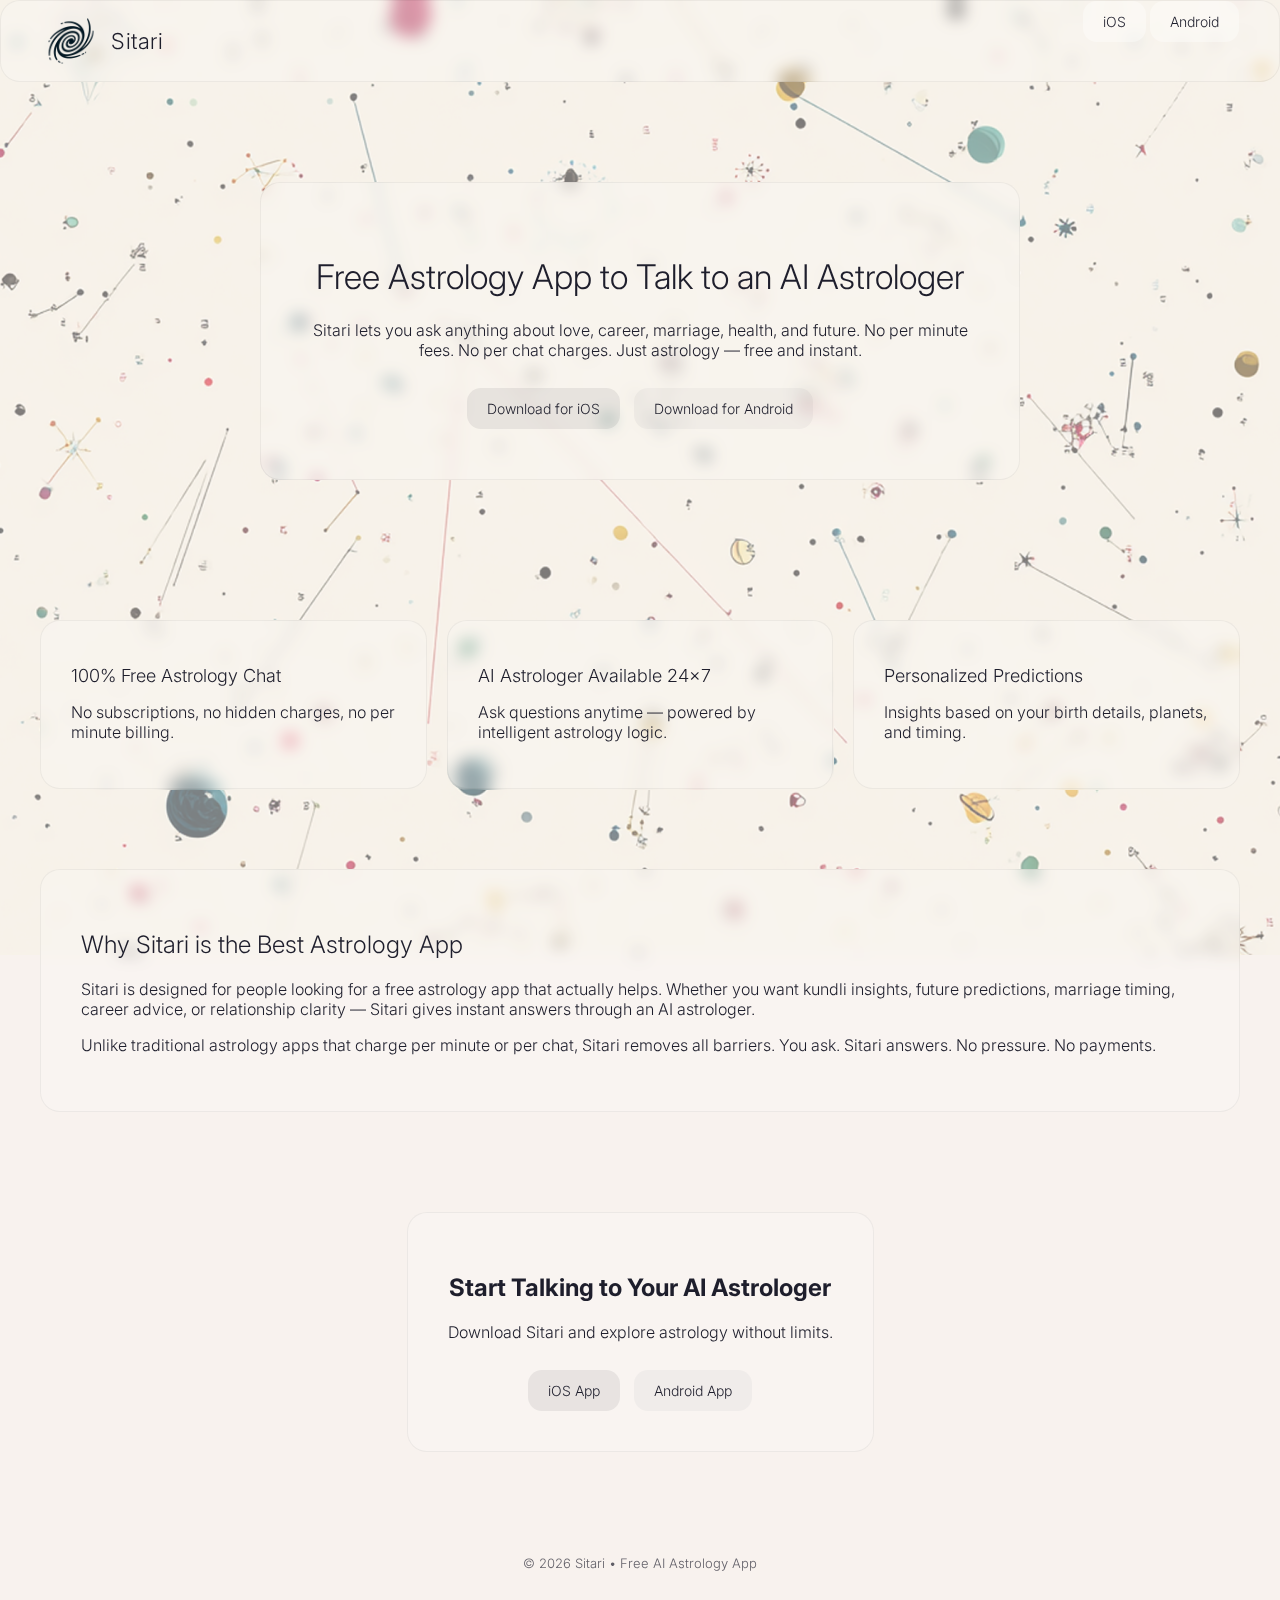
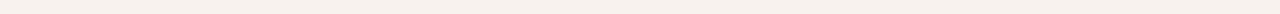
<file: index.html>
<!DOCTYPE html>
<html lang="en">
<head>
  <!-- SEO CORE -->
  <title>Sitari – Free Astrology App | Talk to an AI Astrologer Anytime</title>
  <meta name="description" content="Sitari is a free astrology app where you can talk to an AI astrologer about love, career, marriage, health & future. No per minute or per chat charges.">
  <meta name="keywords" content="astrology app, free astrology chat, ai astrologer, kundli, horoscope, future prediction, vedic astrology app">
  <meta name="author" content="Sitari">
  <meta name="viewport" content="width=device-width, initial-scale=1.0">

  <!-- OPEN GRAPH -->
  <meta property="og:title" content="Sitari – Free AI Astrology Chat App">
  <meta property="og:description" content="Ask anything about your life. Sitari is a 100% free AI astrologer – no per chat or per minute charges.">
  <meta property="og:type" content="website">

  <!-- FONT -->
  <link href="https://fonts.googleapis.com/css2?family=Inter:wght@200;300;400&display=swap" rel="stylesheet">

  <link rel="stylesheet" href="styles.css">
</head>

<body>
<header class="glass nav">
  <div class="logo-wrap">
    <img src="logo.png" alt="Sitari Astrology App Logo" class="logo-img">
    <span class="logo-text">Sitari</span>
  </div>
  <div class="nav-actions">
    <a class="btn glass-btn" href="#">iOS</a>
    <a class="btn glass-btn" href="#">Android</a>
  </div>
</header>

<main>
  <!-- HERO -->
  <section class="hero">
    <div class="hero-glass glass">
      <h1>Free Astrology App to Talk to an AI Astrologer</h1>
      <p>
        Sitari lets you ask anything about love, career, marriage, health, and future.
        No per minute fees. No per chat charges. Just astrology — free and instant.
      </p>

      <div class="download-buttons">
        <a class="btn primary-btn" href="#">Download for iOS</a>
        <a class="btn secondary-btn" href="#">Download for Android</a>
      </div>
    </div>
  </section>

  <!-- TRUST / USP -->
  <section class="features">
    <article class="glass feature-card">
      <h2>100% Free Astrology Chat</h2>
      <p>No subscriptions, no hidden charges, no per minute billing.</p>
    </article>

    <article class="glass feature-card">
      <h2>AI Astrologer Available 24×7</h2>
      <p>Ask questions anytime — powered by intelligent astrology logic.</p>
    </article>

    <article class="glass feature-card">
      <h2>Personalized Predictions</h2>
      <p>Insights based on your birth details, planets, and timing.</p>
    </article>
  </section>

  <!-- SEO HEAVY CONTENT -->
  <section class="seo-content glass">
    <h2>Why Sitari is the Best Astrology App</h2>
    <p>
      Sitari is designed for people looking for a free astrology app that actually helps.
      Whether you want kundli insights, future predictions, marriage timing, career advice,
      or relationship clarity — Sitari gives instant answers through an AI astrologer.
    </p>

    <p>
      Unlike traditional astrology apps that charge per minute or per chat,
      Sitari removes all barriers. You ask. Sitari answers. No pressure. No payments.
    </p>
  </section>

  <!-- FINAL CTA -->
  <section class="cta">
    <div class="glass cta-box">
      <h2>Start Talking to Your AI Astrologer</h2>
      <p>Download Sitari and explore astrology without limits.</p>
      <div class="download-buttons">
        <a class="btn primary-btn" href="#">iOS App</a>
        <a class="btn secondary-btn" href="#">Android App</a>
      </div>
    </div>
  </section>
</main>

<footer class="footer">
  <p>© 2026 Sitari • Free AI Astrology App</p>
</footer>

</body>
</html>
</file>
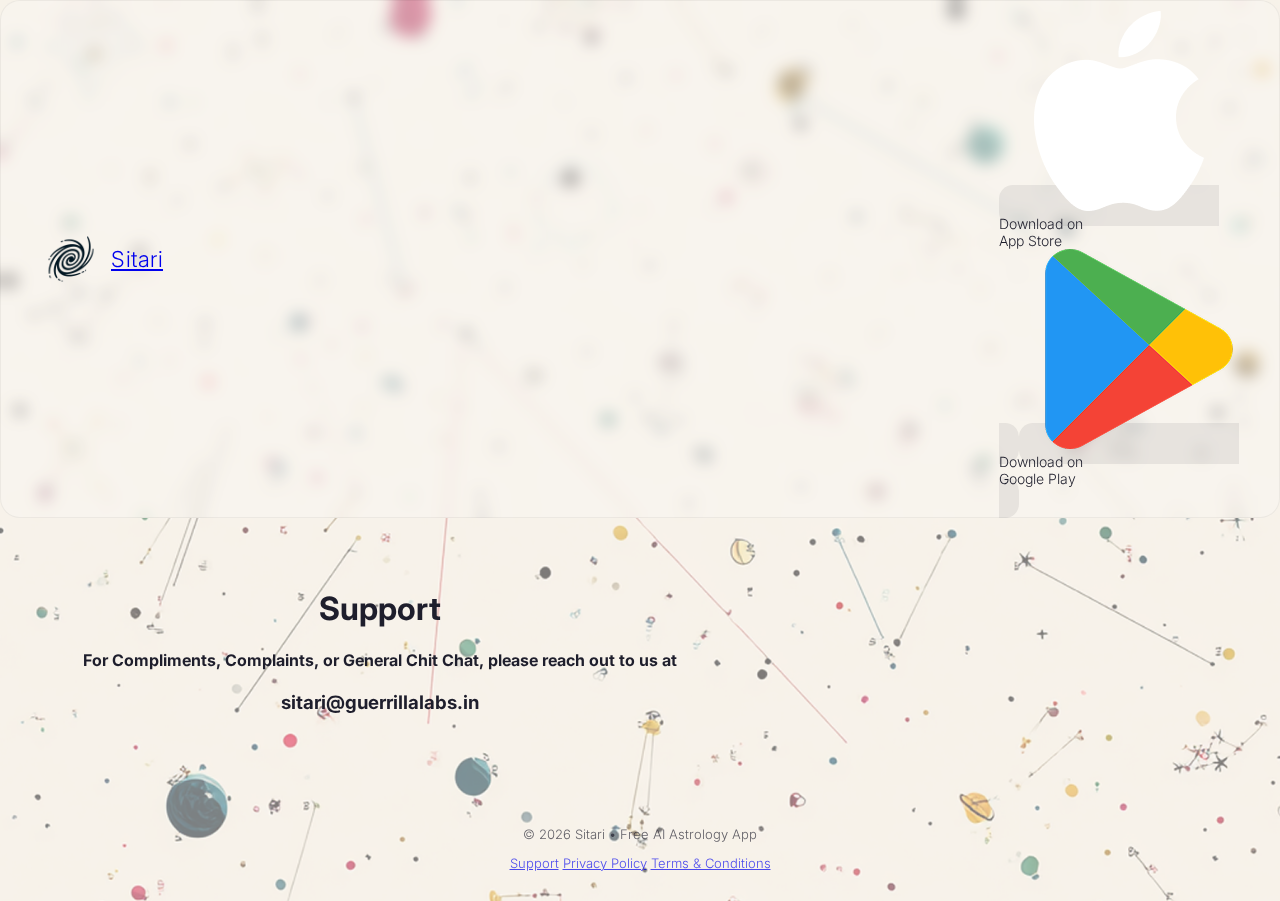
<file: support.html>
<!DOCTYPE html>
<html lang="en">
<head>
  <!-- SEO CORE -->
  <title>Sitari – Free Astrology App | Talk to an AI Astrologer Anytime</title>
  <meta name="description" content="Sitari is a free astrology app where you can talk to an AI astrologer about love, career, marriage, health & future. No per minute or per chat charges.">
  <meta name="keywords" content="astrology app, free astrology chat, ai astrologer, kundli, horoscope, future prediction, vedic astrology app">
  <meta name="author" content="Sitari">
  <meta name="viewport" content="width=device-width, initial-scale=1.0">

  <!-- OPEN GRAPH -->
  <meta property="og:title" content="Sitari – Free AI Astrology Chat App">
  <meta property="og:description" content="Ask anything about your life. Sitari is a 100% free AI astrologer – no per chat or per minute charges.">
  <meta property="og:type" content="website">

  <!-- FONT -->
  <link href="https://fonts.googleapis.com/css2?family=Inter:wght@200;300;400&display=swap" rel="stylesheet">

  <link rel="stylesheet" href="styles.css">
</head>

<body>
<header class="glass nav">
  <a class="logo-wrap" href="index.html">
    <img src="logo.png" alt="Sitari Astrology App Logo" class="logo-img">
    <span class="logo-text">Sitari</span>
  </a>
  <div class="nav-actions">
    <a class="btn primary-btn glass-btn" href="#">
        <img class="glass-btn-img" src="app-store.png"/>
        <div class="btn-inner">
            <div class="glass-btn-btn-inner-text">Download on </div>
            <div class="glass-btn-inner-store">App Store</div>
        </div>
    </a>
    <a class="btn glass-btn primary-btn" href="#">
        <img class="glass-btn-img" src="play-store.png"/>
        <div class="btn-inner">
            <div class="glass-btn-btn-inner-text">Download on </div>
            <div class="glass-btn-inner-store">Google Play</div>
        </div>
    </a>
  </div>
</header>

<main>
  <!-- HERO -->
  
    <section class="support">
        <div class="hero-glass">
            <h1>Support</h1>

            <h4>For Compliments, Complaints, or General Chit Chat, please reach out to us at</h4>

            <h3>sitari@guerrillalabs.in</h3>
        </div>
    </section>
</main>

    <footer class="footer">
        <p>© 2026 Sitari • Free AI Astrology App</p>

        <nav class="footer-links">
            <a href="./support.html">Support</a>
            <a href="pp.pdf" target="_blank">Privacy Policy</a>
            <a href="tnc.pdf" target="_blank">Terms & Conditions</a>
        </nav>
    </footer>
</body>
</html>
</file>
<file: styles.css>
:root {
  --bg: #F8F2EE;
  --text: #1E1E2C;
  --glass-bg: rgba(255, 255, 255, 0.2);
  --glass-border: rgba(0,0,0, 0.05);
}

* {
  box-sizing: border-box;
}

body {
  margin: 0;
  font-family: 'Inter', sans-serif;
  background: var(--bg);
  color: var(--text);
  font-weight: 300;
  overflow-x: hidden;
}

body::before {
  content: "";
  position: fixed;
  inset: -50%;
  background: url("chatbg.png") center / contain no-repeat;
  transform: rotate(90deg);
  opacity: 0.5;
  z-index: -2;
}

/* GLASS */
.glass {
  background: var(--glass-bg);
  backdrop-filter: blur(8px);
  -webkit-backdrop-filter: blur(8px);
  border: 1px solid var(--glass-border);
  border-radius: 20px;
}

/* NAV */
.nav {
  display: flex;
  justify-content: space-between;
  padding: 10px 40px;
  position: sticky;
  top: 0;
  z-index: 10;
}

.logo-wrap {
  display: flex;
  align-items: center;
  gap: 10px;
}

.logo-img {
  width: 60px;
  height: 60px;
  object-fit: contain;
}

.logo-text {
  font-size: 22px;
  letter-spacing: 0.5px;
}

/* BUTTONS */
.btn {
  padding: 12px 20px;
  text-decoration: none;
  color: var(--text);
  border-radius: 14px;
  font-size: 14px;
}

.glass-btn {
  background: rgba(255,255,255,0.35);
}

.primary-btn {
  background: rgba(30,30,44,0.08);
}

.secondary-btn {
  background: rgba(30,30,44,0.04);
}

/* HERO */
.hero {
  padding: 100px 20px;
  display: flex;
  justify-content: center;
}

.hero-glass {
  max-width: 760px;
  padding: 50px;
  text-align: center;
}

.hero h1 {
  font-size: 34px;
  font-weight: 300;
}

.hero p {
  font-size: 16px;
  margin-top: 14px;
}

.download-buttons {
  margin-top: 28px;
  display: flex;
  gap: 14px;
  justify-content: center;
}

/* FEATURES */
.features {
  display: grid;
  grid-template-columns: repeat(auto-fit, minmax(240px, 1fr));
  gap: 20px;
  padding: 40px;
}

.feature-card {
  padding: 30px;
}

.feature-card h2 {
  font-size: 18px;
  font-weight: 300;
}

/* SEO CONTENT */
.seo-content {
  margin: 40px;
  padding: 40px;
}

.seo-content h2 {
  font-weight: 300;
}

/* CTA */
.cta {
  padding: 60px 20px;
  display: flex;
  justify-content: center;
}

.cta-box {
  padding: 40px;
  text-align: center;
}

/* FOOTER */
.footer {
  padding: 30px;
  text-align: center;
  font-size: 13px;
  opacity: 0.7;
}
</file>
